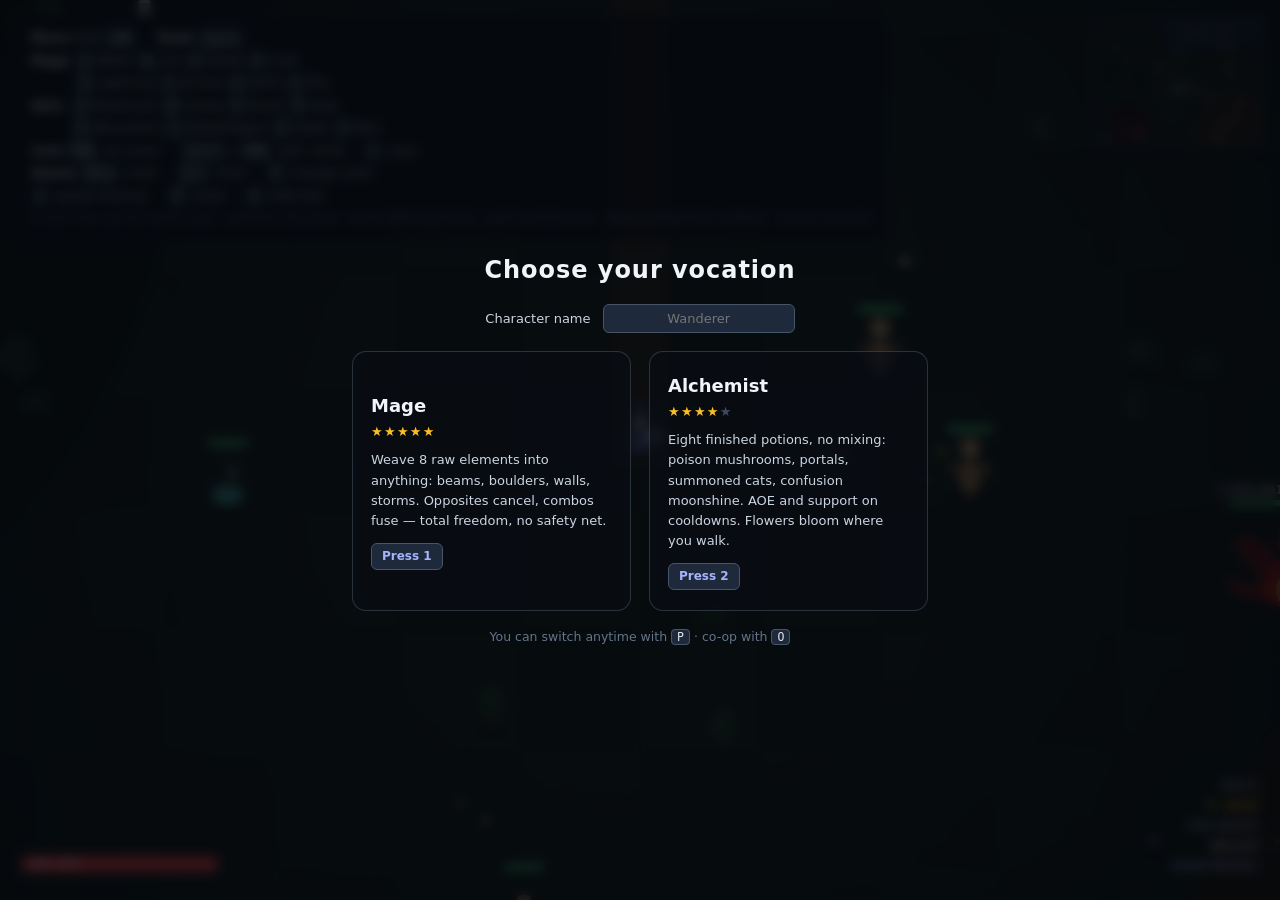
<file: index.html>
<!DOCTYPE html>
<html lang="en">
<head>
  <meta charset="utf-8">
  <meta name="viewport" content="width=device-width, initial-scale=1">
  <meta name="description" content="CedarStory — an arcane sandbox with keyboard spell chaining, biome stages, towns, and monsters.">
  <title>CedarStory</title>
  <link rel="stylesheet" href="spellchain/css/style.css">
  <script type="module" src="spellchain/js/main.js"></script>
</head>
<body>
  <canvas id="game" aria-label="CedarStory game viewport"></canvas>

  <section id="class-select" aria-label="Class selection">
    <div class="panel">
      <h2>Choose your vocation</h2>
      <label class="namerow">Character name
        <input id="charname" maxlength="14" placeholder="Wanderer" autocomplete="off">
      </label>
      <div class="cards">
        <button class="card" data-class="mage">
          <h3>Mage</h3>
          <div class="stars" aria-label="hardness 5 of 5">★★★★★</div>
          <p>Weave 8 raw elements into anything: beams, boulders, walls,
            storms. Opposites cancel, combos fuse — total freedom, no safety
            net.</p>
          <span class="pick">Press 1</span>
        </button>
        <button class="card" data-class="alchemist">
          <h3>Alchemist</h3>
          <div class="stars" aria-label="hardness 4 of 5">★★★★<span class="dim">★</span></div>
          <p>Eight finished potions, no mixing: poison mushrooms, portals,
            summoned cats, confusion moonshine. AOE and support on
            cooldowns. Flowers bloom where you walk.</p>
          <span class="pick">Press 2</span>
        </button>
      </div>
      <p class="hint">You can switch anytime with <kbd>P</kbd> · co-op with <kbd>O</kbd></p>
    </div>
  </section>

  <section id="coop" class="hidden" aria-label="Co-op">
    <div class="panel">
      <h2>Co-op <span class="tag">experimental</span></h2>
      <p class="hint">One player hosts, one joins. Swap the codes over any chat you like.</p>
      <div class="coop-actions">
        <button id="coop-host">Host a game</button>
        <button id="coop-join">Join a game</button>
      </div>
      <textarea id="coop-code" rows="4" spellcheck="false"
        placeholder="Your code appears here — or paste the other player's code"></textarea>
      <div class="coop-actions">
        <button id="coop-copy">Copy code</button>
        <button id="coop-accept">Accept pasted code</button>
      </div>
      <p id="coop-status" class="hint">Not connected.</p>
      <p class="hint"><kbd>O</kbd> closes this panel</p>
    </div>
  </section>

  <aside id="help" aria-label="Controls">
    <ul class="controls">
      <li>
        <span class="label">Move</span> hold <kbd>LMB</kbd>
        <span class="sep">·</span>
        <span class="label">Dash</span> <kbd>Space</kbd>
      </li>
      <li class="elements" data-for="mage">
        <span class="label">Mage</span>
        <span class="element-rows">
          <span><kbd>Q</kbd>Water <kbd>W</kbd>Life <kbd>E</kbd>Shield <kbd>R</kbd>Cold</span>
          <span><kbd>A</kbd>Lightning <kbd>S</kbd>Arcane <kbd>D</kbd>Earth <kbd>F</kbd>Fire</span>
        </span>
      </li>
      <li class="elements" data-for="alchemist">
        <span class="label">Alch.</span>
        <span class="element-rows">
          <span><kbd>Q</kbd>Mushroom <kbd>W</kbd>Catnip <kbd>E</kbd>Portal <kbd>R</kbd>Heal</span>
          <span><kbd>A</kbd>Moonshine <kbd>S</kbd>Butterfingers <kbd>D</kbd>Haste <kbd>F</kbd>Rain</span>
        </span>
      </li>
      <li>
        <span class="label">Cast</span> <kbd>RMB</kbd> at cursor
        <span class="sep">·</span> <kbd>Shift</kbd>+<kbd>RMB</kbd> self / drink
        <span class="sep">·</span> <span data-for="mage"><kbd>C</kbd> area</span>
      </li>
      <li>
        <span class="label">Queue</span> <kbd>Bksp</kbd> undo
        <span class="sep">·</span> <kbd>Esc</kbd> clear
        <span class="sep">·</span> <kbd>P</kbd> change class
      </li>
      <li>
        <kbd>T</kbd> spawn dummy
        <span class="sep">·</span> <kbd>M</kbd> mute
        <span class="sep">·</span> <kbd>H</kbd> hide this
      </li>
      <li class="tips">
        A town lies up the north road · sail from the dock ·
        wet+lightning hurts · wet+cold freezes ·
        healing sears the undead · poison spreads
      </li>
    </ul>
  </aside>

  <noscript>Spellchain needs JavaScript enabled to run.</noscript>
</body>
</html>
</file>
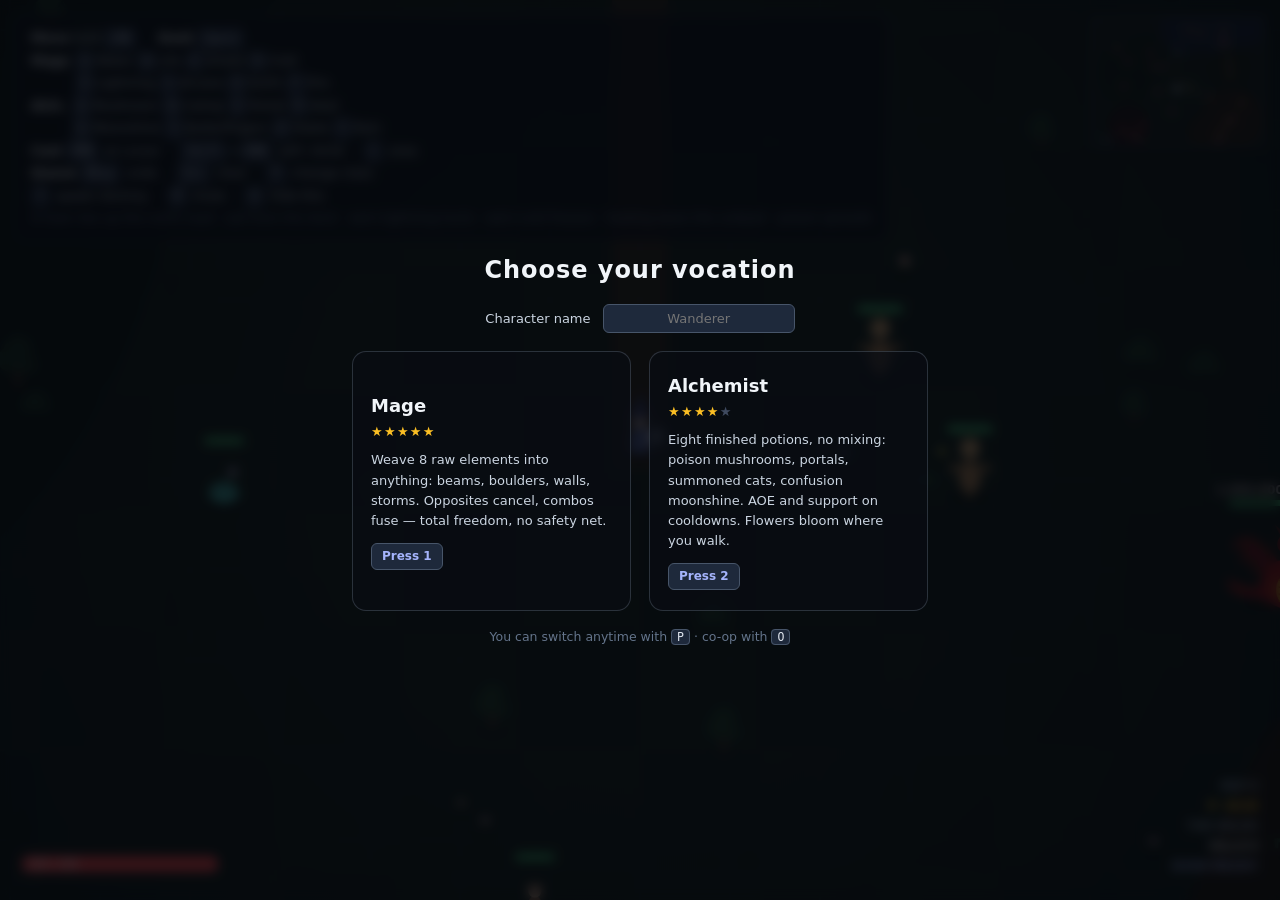
<file: spellchain/index.html>
<!DOCTYPE html>
<html lang="en">
<head>
  <meta charset="utf-8">
  <meta name="viewport" content="width=device-width, initial-scale=1">
  <meta name="description" content="CedarStory — an arcane sandbox with keyboard spell chaining, biome stages, towns, and monsters.">
  <title>CedarStory</title>
  <link rel="stylesheet" href="css/style.css">
  <script type="module" src="js/main.js"></script>
</head>
<body>
  <canvas id="game" aria-label="CedarStory game viewport"></canvas>

  <section id="class-select" aria-label="Class selection">
    <div class="panel">
      <h2>Choose your vocation</h2>
      <label class="namerow">Character name
        <input id="charname" maxlength="14" placeholder="Wanderer" autocomplete="off">
      </label>
      <div class="cards">
        <button class="card" data-class="mage">
          <h3>Mage</h3>
          <div class="stars" aria-label="hardness 5 of 5">★★★★★</div>
          <p>Weave 8 raw elements into anything: beams, boulders, walls,
            storms. Opposites cancel, combos fuse — total freedom, no safety
            net.</p>
          <span class="pick">Press 1</span>
        </button>
        <button class="card" data-class="alchemist">
          <h3>Alchemist</h3>
          <div class="stars" aria-label="hardness 4 of 5">★★★★<span class="dim">★</span></div>
          <p>Eight finished potions, no mixing: poison mushrooms, portals,
            summoned cats, confusion moonshine. AOE and support on
            cooldowns. Flowers bloom where you walk.</p>
          <span class="pick">Press 2</span>
        </button>
      </div>
      <p class="hint">You can switch anytime with <kbd>P</kbd> · co-op with <kbd>O</kbd></p>
    </div>
  </section>

  <section id="coop" class="hidden" aria-label="Co-op">
    <div class="panel">
      <h2>Co-op <span class="tag">experimental</span></h2>
      <p class="hint">One player hosts, one joins. Swap the codes over any chat you like.</p>
      <div class="coop-actions">
        <button id="coop-host">Host a game</button>
        <button id="coop-join">Join a game</button>
      </div>
      <textarea id="coop-code" rows="4" spellcheck="false"
        placeholder="Your code appears here — or paste the other player's code"></textarea>
      <div class="coop-actions">
        <button id="coop-copy">Copy code</button>
        <button id="coop-accept">Accept pasted code</button>
      </div>
      <p id="coop-status" class="hint">Not connected.</p>
      <p class="hint"><kbd>O</kbd> closes this panel</p>
    </div>
  </section>

  <aside id="help" aria-label="Controls">
    <ul class="controls">
      <li>
        <span class="label">Move</span> hold <kbd>LMB</kbd>
        <span class="sep">·</span>
        <span class="label">Dash</span> <kbd>Space</kbd>
      </li>
      <li class="elements" data-for="mage">
        <span class="label">Mage</span>
        <span class="element-rows">
          <span><kbd>Q</kbd>Water <kbd>W</kbd>Life <kbd>E</kbd>Shield <kbd>R</kbd>Cold</span>
          <span><kbd>A</kbd>Lightning <kbd>S</kbd>Arcane <kbd>D</kbd>Earth <kbd>F</kbd>Fire</span>
        </span>
      </li>
      <li class="elements" data-for="alchemist">
        <span class="label">Alch.</span>
        <span class="element-rows">
          <span><kbd>Q</kbd>Mushroom <kbd>W</kbd>Catnip <kbd>E</kbd>Portal <kbd>R</kbd>Heal</span>
          <span><kbd>A</kbd>Moonshine <kbd>S</kbd>Butterfingers <kbd>D</kbd>Haste <kbd>F</kbd>Rain</span>
        </span>
      </li>
      <li>
        <span class="label">Cast</span> <kbd>RMB</kbd> at cursor
        <span class="sep">·</span> <kbd>Shift</kbd>+<kbd>RMB</kbd> self / drink
        <span class="sep">·</span> <span data-for="mage"><kbd>C</kbd> area</span>
      </li>
      <li>
        <span class="label">Queue</span> <kbd>Bksp</kbd> undo
        <span class="sep">·</span> <kbd>Esc</kbd> clear
        <span class="sep">·</span> <kbd>P</kbd> change class
      </li>
      <li>
        <kbd>T</kbd> spawn dummy
        <span class="sep">·</span> <kbd>M</kbd> mute
        <span class="sep">·</span> <kbd>H</kbd> hide this
      </li>
      <li class="tips">
        A town lies up the north road · sail from the dock ·
        wet+lightning hurts · wet+cold freezes ·
        healing sears the undead · poison spreads
      </li>
    </ul>
  </aside>

  <noscript>Spellchain needs JavaScript enabled to run.</noscript>
</body>
</html>
</file>
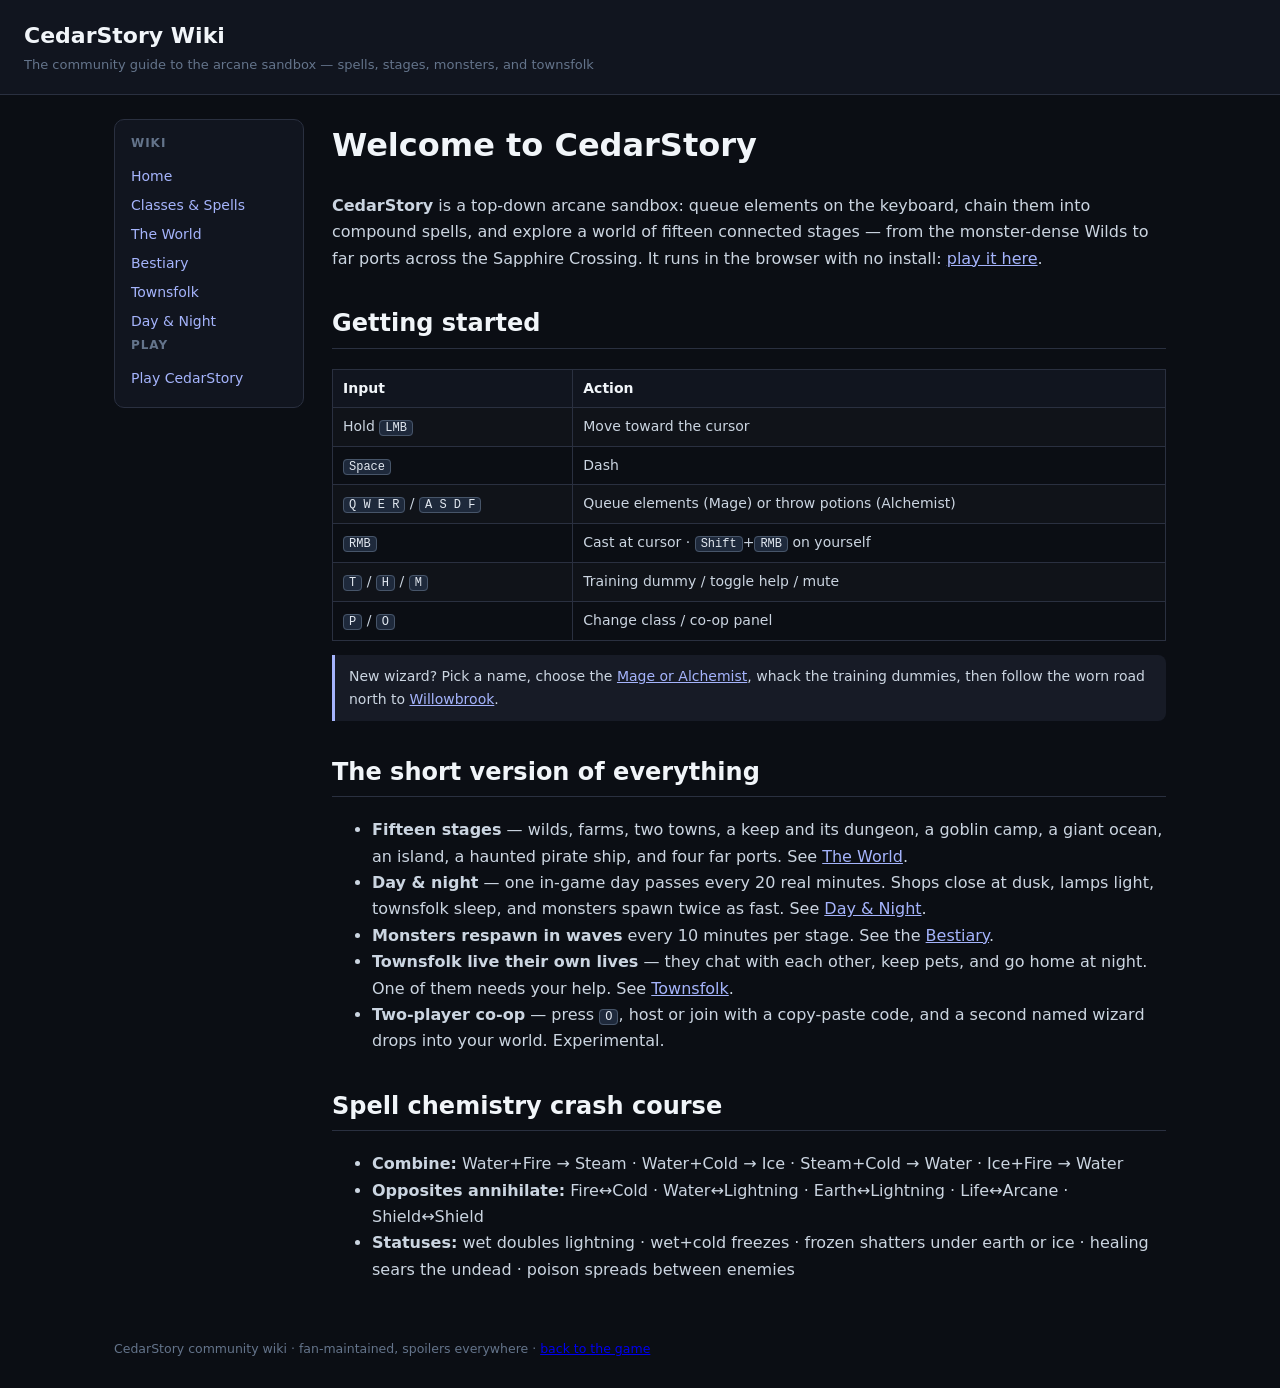
<file: wiki/index.html>
<!DOCTYPE html>
<html lang="en">
<head>
  <meta charset="utf-8">
  <meta name="viewport" content="width=device-width, initial-scale=1">
  <title>CedarStory Wiki</title>
  <link rel="stylesheet" href="wiki.css">
</head>
<body>
  <header>
    <div class="title"><a href="index.html">CedarStory Wiki</a></div>
    <div class="subtitle">The community guide to the arcane sandbox — spells, stages, monsters, and townsfolk</div>
  </header>
  <div class="layout">
    <nav>
      <h3>Wiki</h3>
      <a href="index.html">Home</a>
      <a href="classes.html">Classes &amp; Spells</a>
      <a href="world.html">The World</a>
      <a href="bestiary.html">Bestiary</a>
      <a href="npcs.html">Townsfolk</a>
      <a href="day-night.html">Day &amp; Night</a>
      <h3>Play</h3>
      <a href="../">Play CedarStory</a>
    </nav>
    <main>
      <h1>Welcome to CedarStory</h1>
      <p><strong>CedarStory</strong> is a top-down arcane sandbox: queue elements on the
      keyboard, chain them into compound spells, and explore a world of fifteen connected
      stages — from the monster-dense Wilds to far ports across the Sapphire Crossing.
      It runs in the browser with no install: <a href="../">play it here</a>.</p>

      <h2>Getting started</h2>
      <table>
        <tr><th>Input</th><th>Action</th></tr>
        <tr><td>Hold <kbd>LMB</kbd></td><td>Move toward the cursor</td></tr>
        <tr><td><kbd>Space</kbd></td><td>Dash</td></tr>
        <tr><td><kbd>Q W E R</kbd> / <kbd>A S D F</kbd></td><td>Queue elements (Mage) or throw potions (Alchemist)</td></tr>
        <tr><td><kbd>RMB</kbd></td><td>Cast at cursor · <kbd>Shift</kbd>+<kbd>RMB</kbd> on yourself</td></tr>
        <tr><td><kbd>T</kbd> / <kbd>H</kbd> / <kbd>M</kbd></td><td>Training dummy / toggle help / mute</td></tr>
        <tr><td><kbd>P</kbd> / <kbd>O</kbd></td><td>Change class / co-op panel</td></tr>
      </table>

      <div class="tip">New wizard? Pick a name, choose the <a href="classes.html">Mage or Alchemist</a>,
      whack the training dummies, then follow the worn road north to
      <a href="world.html#willowbrook">Willowbrook</a>.</div>

      <h2>The short version of everything</h2>
      <ul>
        <li><strong>Fifteen stages</strong> — wilds, farms, two towns, a keep and its dungeon,
          a goblin camp, a giant ocean, an island, a haunted pirate ship, and four far ports.
          See <a href="world.html">The World</a>.</li>
        <li><strong>Day &amp; night</strong> — one in-game day passes every 20 real minutes.
          Shops close at dusk, lamps light, townsfolk sleep, and monsters spawn twice as fast.
          See <a href="day-night.html">Day &amp; Night</a>.</li>
        <li><strong>Monsters respawn in waves</strong> every 10 minutes per stage.
          See the <a href="bestiary.html">Bestiary</a>.</li>
        <li><strong>Townsfolk live their own lives</strong> — they chat with each other, keep pets,
          and go home at night. One of them needs your help. See <a href="npcs.html">Townsfolk</a>.</li>
        <li><strong>Two-player co-op</strong> — press <kbd>O</kbd>, host or join with a copy-paste
          code, and a second named wizard drops into your world. Experimental.</li>
      </ul>

      <h2>Spell chemistry crash course</h2>
      <ul>
        <li><strong>Combine:</strong> Water+Fire → Steam · Water+Cold → Ice · Steam+Cold → Water · Ice+Fire → Water</li>
        <li><strong>Opposites annihilate:</strong> Fire↔Cold · Water↔Lightning · Earth↔Lightning · Life↔Arcane · Shield↔Shield</li>
        <li><strong>Statuses:</strong> wet doubles lightning · wet+cold freezes · frozen shatters
          under earth or ice · healing sears the undead · poison spreads between enemies</li>
      </ul>
    </main>
  </div>
  <footer>CedarStory community wiki · fan-maintained, spoilers everywhere · <a href="../">back to the game</a></footer>
</body>
</html>
</file>
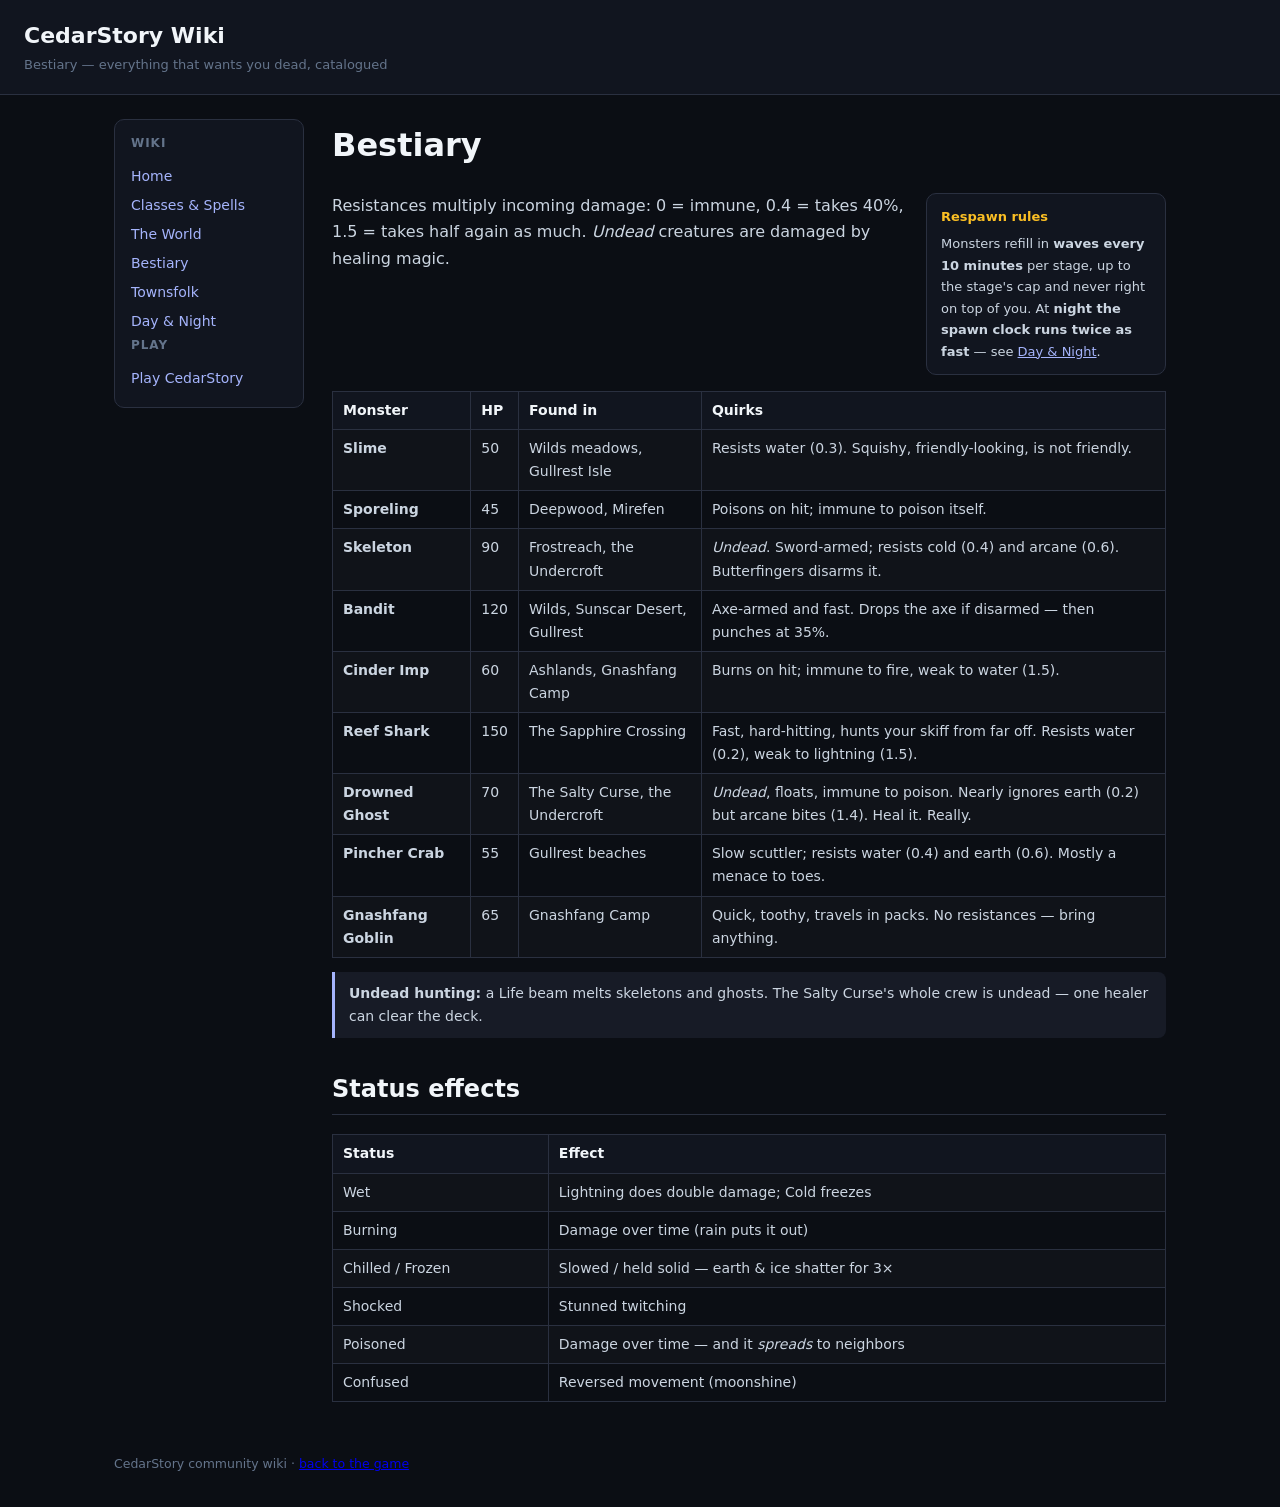
<file: wiki/bestiary.html>
<!DOCTYPE html>
<html lang="en">
<head>
  <meta charset="utf-8">
  <meta name="viewport" content="width=device-width, initial-scale=1">
  <title>Bestiary — CedarStory Wiki</title>
  <link rel="stylesheet" href="wiki.css">
</head>
<body>
  <header>
    <div class="title"><a href="index.html">CedarStory Wiki</a></div>
    <div class="subtitle">Bestiary — everything that wants you dead, catalogued</div>
  </header>
  <div class="layout">
    <nav>
      <h3>Wiki</h3>
      <a href="index.html">Home</a>
      <a href="classes.html">Classes &amp; Spells</a>
      <a href="world.html">The World</a>
      <a href="bestiary.html">Bestiary</a>
      <a href="npcs.html">Townsfolk</a>
      <a href="day-night.html">Day &amp; Night</a>
      <h3>Play</h3>
      <a href="../">Play CedarStory</a>
    </nav>
    <main>
      <h1>Bestiary</h1>
      <div class="infobox">
        <h4>Respawn rules</h4>
        Monsters refill in <strong>waves every 10 minutes</strong> per stage, up to the
        stage's cap and never right on top of you. At <strong>night the spawn clock runs
        twice as fast</strong> — see <a href="day-night.html">Day &amp; Night</a>.
      </div>
      <p>Resistances multiply incoming damage: 0 = immune, 0.4 = takes 40%, 1.5 = takes
      half again as much. <em>Undead</em> creatures are damaged by healing magic.</p>

      <table>
        <tr><th>Monster</th><th>HP</th><th>Found in</th><th>Quirks</th></tr>
        <tr><td><strong>Slime</strong></td><td>50</td><td>Wilds meadows, Gullrest Isle</td>
          <td>Resists water (0.3). Squishy, friendly-looking, is not friendly.</td></tr>
        <tr><td><strong>Sporeling</strong></td><td>45</td><td>Deepwood, Mirefen</td>
          <td>Poisons on hit; immune to poison itself.</td></tr>
        <tr><td><strong>Skeleton</strong></td><td>90</td><td>Frostreach, the Undercroft</td>
          <td><em>Undead</em>. Sword-armed; resists cold (0.4) and arcane (0.6). Butterfingers disarms it.</td></tr>
        <tr><td><strong>Bandit</strong></td><td>120</td><td>Wilds, Sunscar Desert, Gullrest</td>
          <td>Axe-armed and fast. Drops the axe if disarmed — then punches at 35%.</td></tr>
        <tr><td><strong>Cinder Imp</strong></td><td>60</td><td>Ashlands, Gnashfang Camp</td>
          <td>Burns on hit; immune to fire, weak to water (1.5).</td></tr>
        <tr><td><strong>Reef Shark</strong></td><td>150</td><td>The Sapphire Crossing</td>
          <td>Fast, hard-hitting, hunts your skiff from far off. Resists water (0.2), weak to lightning (1.5).</td></tr>
        <tr><td><strong>Drowned Ghost</strong></td><td>70</td><td>The Salty Curse, the Undercroft</td>
          <td><em>Undead</em>, floats, immune to poison. Nearly ignores earth (0.2) but arcane bites (1.4). Heal it. Really.</td></tr>
        <tr><td><strong>Pincher Crab</strong></td><td>55</td><td>Gullrest beaches</td>
          <td>Slow scuttler; resists water (0.4) and earth (0.6). Mostly a menace to toes.</td></tr>
        <tr><td><strong>Gnashfang Goblin</strong></td><td>65</td><td>Gnashfang Camp</td>
          <td>Quick, toothy, travels in packs. No resistances — bring anything.</td></tr>
      </table>

      <div class="tip"><strong>Undead hunting:</strong> a Life beam melts skeletons and
      ghosts. The Salty Curse's whole crew is undead — one healer can clear the deck.</div>

      <h2>Status effects</h2>
      <table>
        <tr><th>Status</th><th>Effect</th></tr>
        <tr><td>Wet</td><td>Lightning does double damage; Cold freezes</td></tr>
        <tr><td>Burning</td><td>Damage over time (rain puts it out)</td></tr>
        <tr><td>Chilled / Frozen</td><td>Slowed / held solid — earth &amp; ice shatter for 3×</td></tr>
        <tr><td>Shocked</td><td>Stunned twitching</td></tr>
        <tr><td>Poisoned</td><td>Damage over time — and it <em>spreads</em> to neighbors</td></tr>
        <tr><td>Confused</td><td>Reversed movement (moonshine)</td></tr>
      </table>
    </main>
  </div>
  <footer>CedarStory community wiki · <a href="../">back to the game</a></footer>
</body>
</html>
</file>
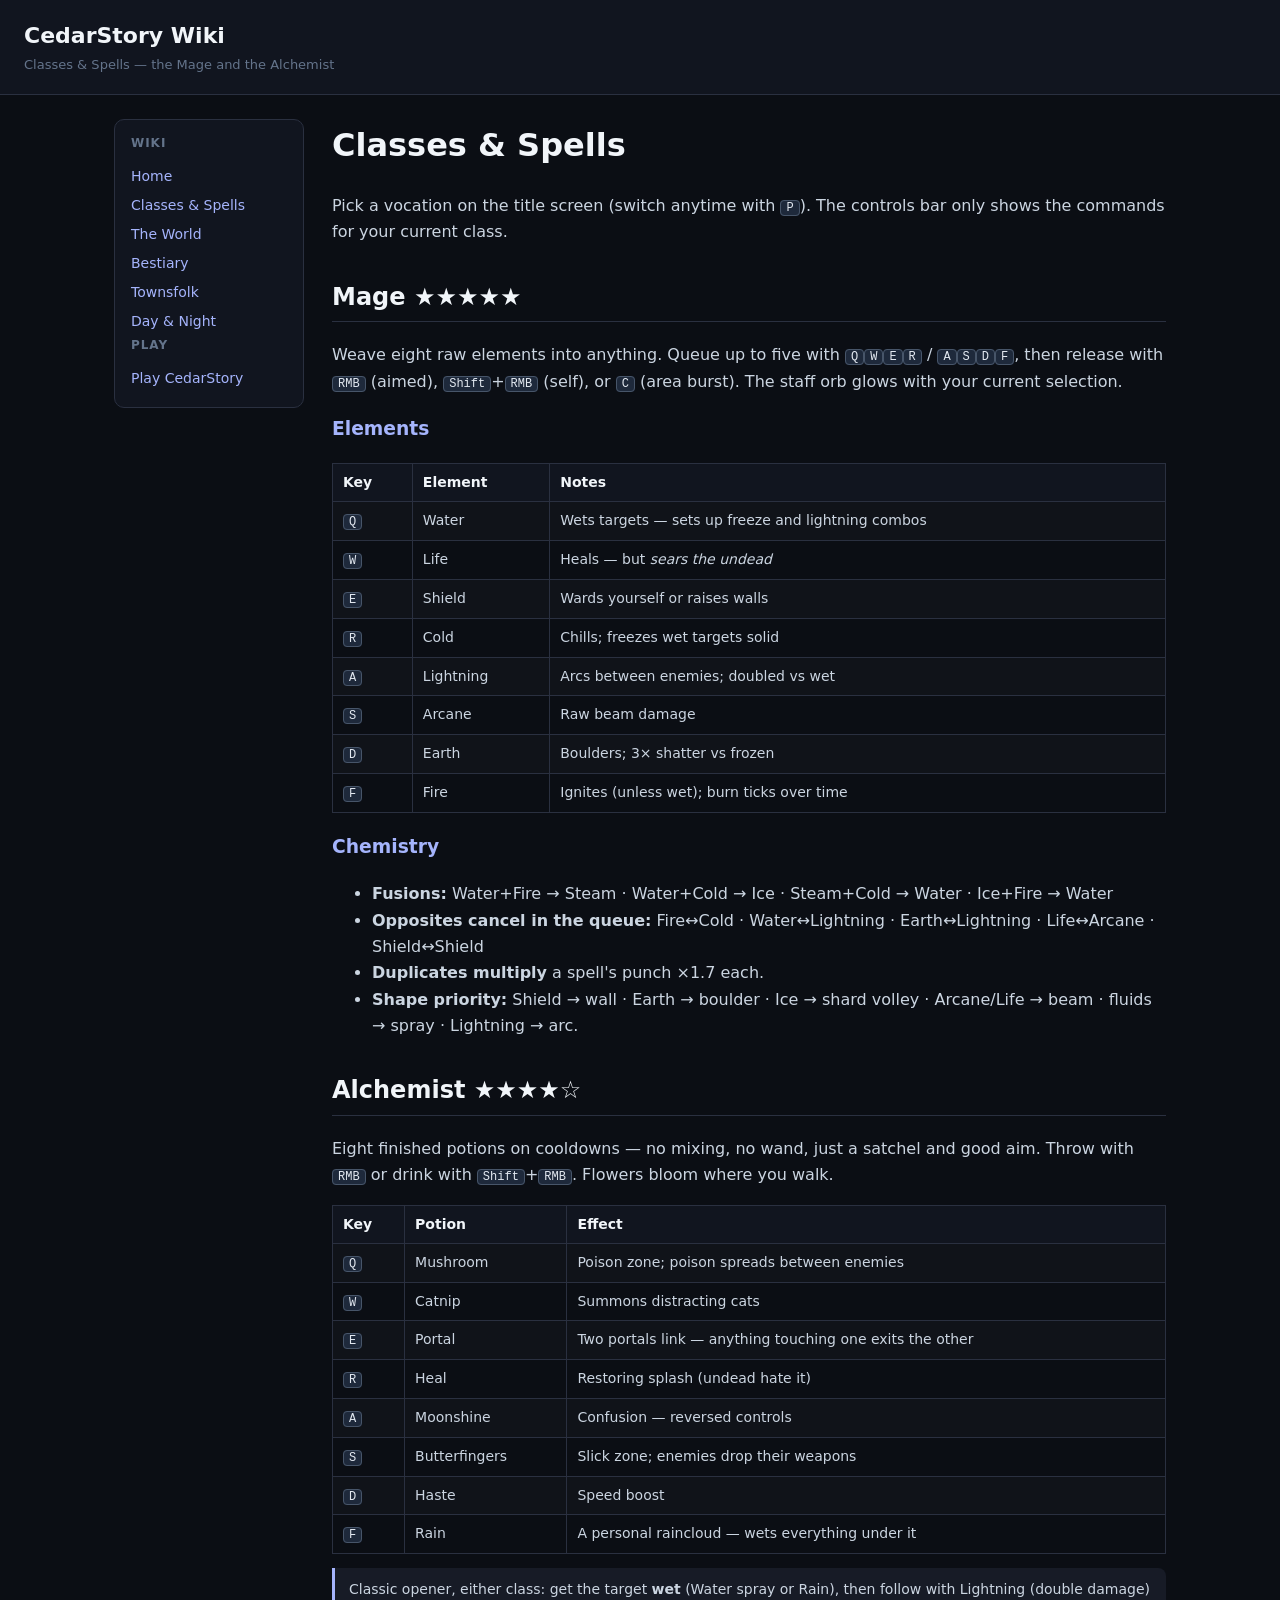
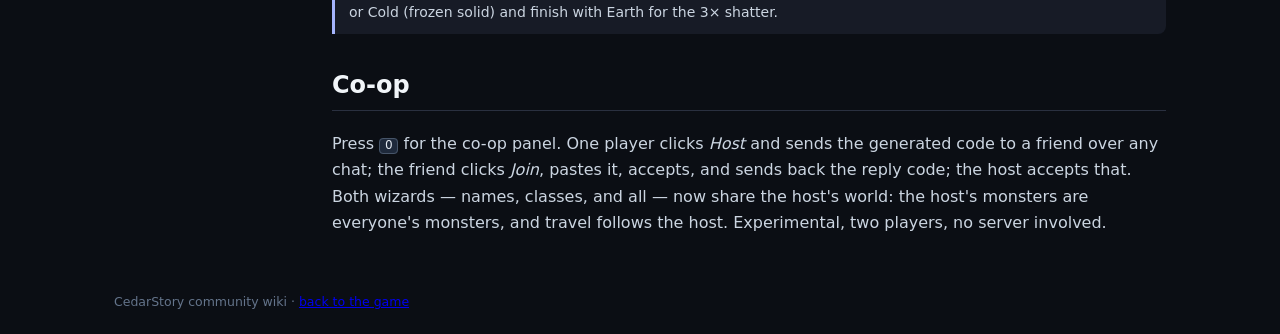
<file: wiki/classes.html>
<!DOCTYPE html>
<html lang="en">
<head>
  <meta charset="utf-8">
  <meta name="viewport" content="width=device-width, initial-scale=1">
  <title>Classes &amp; Spells — CedarStory Wiki</title>
  <link rel="stylesheet" href="wiki.css">
</head>
<body>
  <header>
    <div class="title"><a href="index.html">CedarStory Wiki</a></div>
    <div class="subtitle">Classes &amp; Spells — the Mage and the Alchemist</div>
  </header>
  <div class="layout">
    <nav>
      <h3>Wiki</h3>
      <a href="index.html">Home</a>
      <a href="classes.html">Classes &amp; Spells</a>
      <a href="world.html">The World</a>
      <a href="bestiary.html">Bestiary</a>
      <a href="npcs.html">Townsfolk</a>
      <a href="day-night.html">Day &amp; Night</a>
      <h3>Play</h3>
      <a href="../">Play CedarStory</a>
    </nav>
    <main>
      <h1>Classes &amp; Spells</h1>
      <p>Pick a vocation on the title screen (switch anytime with <kbd>P</kbd>). The
      controls bar only shows the commands for your current class.</p>

      <h2>Mage ★★★★★</h2>
      <p>Weave eight raw elements into anything. Queue up to five with
      <kbd>Q</kbd><kbd>W</kbd><kbd>E</kbd><kbd>R</kbd> /
      <kbd>A</kbd><kbd>S</kbd><kbd>D</kbd><kbd>F</kbd>, then release with
      <kbd>RMB</kbd> (aimed), <kbd>Shift</kbd>+<kbd>RMB</kbd> (self), or <kbd>C</kbd>
      (area burst). The staff orb glows with your current selection.</p>

      <h3>Elements</h3>
      <table>
        <tr><th>Key</th><th>Element</th><th>Notes</th></tr>
        <tr><td><kbd>Q</kbd></td><td>Water</td><td>Wets targets — sets up freeze and lightning combos</td></tr>
        <tr><td><kbd>W</kbd></td><td>Life</td><td>Heals — but <em>sears the undead</em></td></tr>
        <tr><td><kbd>E</kbd></td><td>Shield</td><td>Wards yourself or raises walls</td></tr>
        <tr><td><kbd>R</kbd></td><td>Cold</td><td>Chills; freezes wet targets solid</td></tr>
        <tr><td><kbd>A</kbd></td><td>Lightning</td><td>Arcs between enemies; doubled vs wet</td></tr>
        <tr><td><kbd>S</kbd></td><td>Arcane</td><td>Raw beam damage</td></tr>
        <tr><td><kbd>D</kbd></td><td>Earth</td><td>Boulders; 3× shatter vs frozen</td></tr>
        <tr><td><kbd>F</kbd></td><td>Fire</td><td>Ignites (unless wet); burn ticks over time</td></tr>
      </table>

      <h3>Chemistry</h3>
      <ul>
        <li><strong>Fusions:</strong> Water+Fire → Steam · Water+Cold → Ice · Steam+Cold → Water · Ice+Fire → Water</li>
        <li><strong>Opposites cancel in the queue:</strong> Fire↔Cold · Water↔Lightning · Earth↔Lightning · Life↔Arcane · Shield↔Shield</li>
        <li><strong>Duplicates multiply</strong> a spell's punch ×1.7 each.</li>
        <li><strong>Shape priority:</strong> Shield → wall · Earth → boulder · Ice → shard volley · Arcane/Life → beam · fluids → spray · Lightning → arc.</li>
      </ul>

      <h2>Alchemist ★★★★☆</h2>
      <p>Eight finished potions on cooldowns — no mixing, no wand, just a satchel and
      good aim. Throw with <kbd>RMB</kbd> or drink with <kbd>Shift</kbd>+<kbd>RMB</kbd>.
      Flowers bloom where you walk.</p>
      <table>
        <tr><th>Key</th><th>Potion</th><th>Effect</th></tr>
        <tr><td><kbd>Q</kbd></td><td>Mushroom</td><td>Poison zone; poison spreads between enemies</td></tr>
        <tr><td><kbd>W</kbd></td><td>Catnip</td><td>Summons distracting cats</td></tr>
        <tr><td><kbd>E</kbd></td><td>Portal</td><td>Two portals link — anything touching one exits the other</td></tr>
        <tr><td><kbd>R</kbd></td><td>Heal</td><td>Restoring splash (undead hate it)</td></tr>
        <tr><td><kbd>A</kbd></td><td>Moonshine</td><td>Confusion — reversed controls</td></tr>
        <tr><td><kbd>S</kbd></td><td>Butterfingers</td><td>Slick zone; enemies drop their weapons</td></tr>
        <tr><td><kbd>D</kbd></td><td>Haste</td><td>Speed boost</td></tr>
        <tr><td><kbd>F</kbd></td><td>Rain</td><td>A personal raincloud — wets everything under it</td></tr>
      </table>

      <div class="tip">Classic opener, either class: get the target <strong>wet</strong>
      (Water spray or Rain), then follow with Lightning (double damage) or Cold (frozen
      solid) and finish with Earth for the 3× shatter.</div>

      <h2>Co-op</h2>
      <p>Press <kbd>O</kbd> for the co-op panel. One player clicks <em>Host</em> and sends
      the generated code to a friend over any chat; the friend clicks <em>Join</em>, pastes
      it, accepts, and sends back the reply code; the host accepts that. Both wizards —
      names, classes, and all — now share the host's world: the host's monsters are
      everyone's monsters, and travel follows the host. Experimental, two players, no
      server involved.</p>
    </main>
  </div>
  <footer>CedarStory community wiki · <a href="../">back to the game</a></footer>
</body>
</html>
</file>
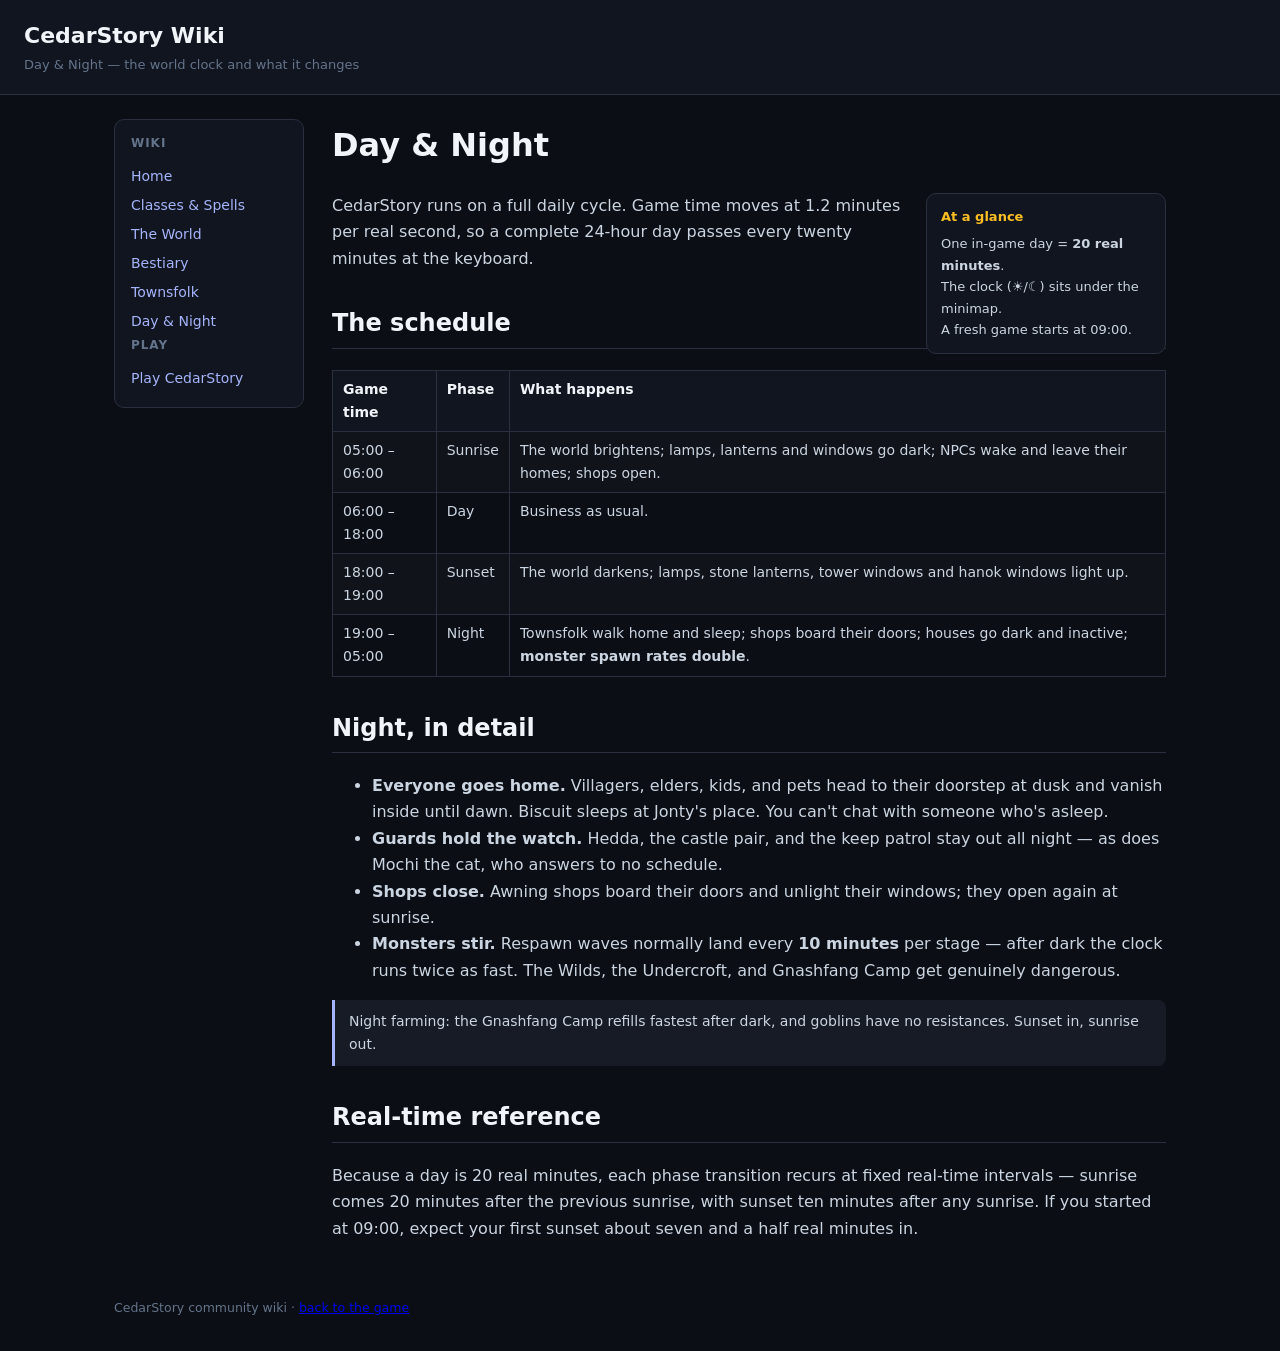
<file: wiki/day-night.html>
<!DOCTYPE html>
<html lang="en">
<head>
  <meta charset="utf-8">
  <meta name="viewport" content="width=device-width, initial-scale=1">
  <title>Day &amp; Night — CedarStory Wiki</title>
  <link rel="stylesheet" href="wiki.css">
</head>
<body>
  <header>
    <div class="title"><a href="index.html">CedarStory Wiki</a></div>
    <div class="subtitle">Day &amp; Night — the world clock and what it changes</div>
  </header>
  <div class="layout">
    <nav>
      <h3>Wiki</h3>
      <a href="index.html">Home</a>
      <a href="classes.html">Classes &amp; Spells</a>
      <a href="world.html">The World</a>
      <a href="bestiary.html">Bestiary</a>
      <a href="npcs.html">Townsfolk</a>
      <a href="day-night.html">Day &amp; Night</a>
      <h3>Play</h3>
      <a href="../">Play CedarStory</a>
    </nav>
    <main>
      <h1>Day &amp; Night</h1>
      <div class="infobox">
        <h4>At a glance</h4>
        One in-game day = <strong>20 real minutes</strong>.<br>
        The clock (☀/☾) sits under the minimap.<br>
        A fresh game starts at 09:00.
      </div>
      <p>CedarStory runs on a full daily cycle. Game time moves at 1.2 minutes per real
      second, so a complete 24-hour day passes every twenty minutes at the keyboard.</p>

      <h2>The schedule</h2>
      <table>
        <tr><th>Game time</th><th>Phase</th><th>What happens</th></tr>
        <tr><td>05:00 – 06:00</td><td>Sunrise</td><td>The world brightens; lamps, lanterns
          and windows go dark; NPCs wake and leave their homes; shops open.</td></tr>
        <tr><td>06:00 – 18:00</td><td>Day</td><td>Business as usual.</td></tr>
        <tr><td>18:00 – 19:00</td><td>Sunset</td><td>The world darkens; lamps, stone
          lanterns, tower windows and hanok windows light up.</td></tr>
        <tr><td>19:00 – 05:00</td><td>Night</td><td>Townsfolk walk home and sleep; shops
          board their doors; houses go dark and inactive; <strong>monster spawn rates
          double</strong>.</td></tr>
      </table>

      <h2>Night, in detail</h2>
      <ul>
        <li><strong>Everyone goes home.</strong> Villagers, elders, kids, and pets head to
          their doorstep at dusk and vanish inside until dawn. Biscuit sleeps at Jonty's
          place. You can't chat with someone who's asleep.</li>
        <li><strong>Guards hold the watch.</strong> Hedda, the castle pair, and the keep
          patrol stay out all night — as does Mochi the cat, who answers to no schedule.</li>
        <li><strong>Shops close.</strong> Awning shops board their doors and unlight
          their windows; they open again at sunrise.</li>
        <li><strong>Monsters stir.</strong> Respawn waves normally land every
          <strong>10 minutes</strong> per stage — after dark the clock runs twice as fast.
          The Wilds, the Undercroft, and Gnashfang Camp get genuinely dangerous.</li>
      </ul>

      <div class="tip">Night farming: the Gnashfang Camp refills fastest after dark, and
      goblins have no resistances. Sunset in, sunrise out.</div>

      <h2>Real-time reference</h2>
      <p>Because a day is 20 real minutes, each phase transition recurs at fixed real-time
      intervals — sunrise comes 20 minutes after the previous sunrise, with sunset ten
      minutes after any sunrise. If you started at 09:00, expect your first sunset about
      seven and a half real minutes in.</p>
    </main>
  </div>
  <footer>CedarStory community wiki · <a href="../">back to the game</a></footer>
</body>
</html>
</file>
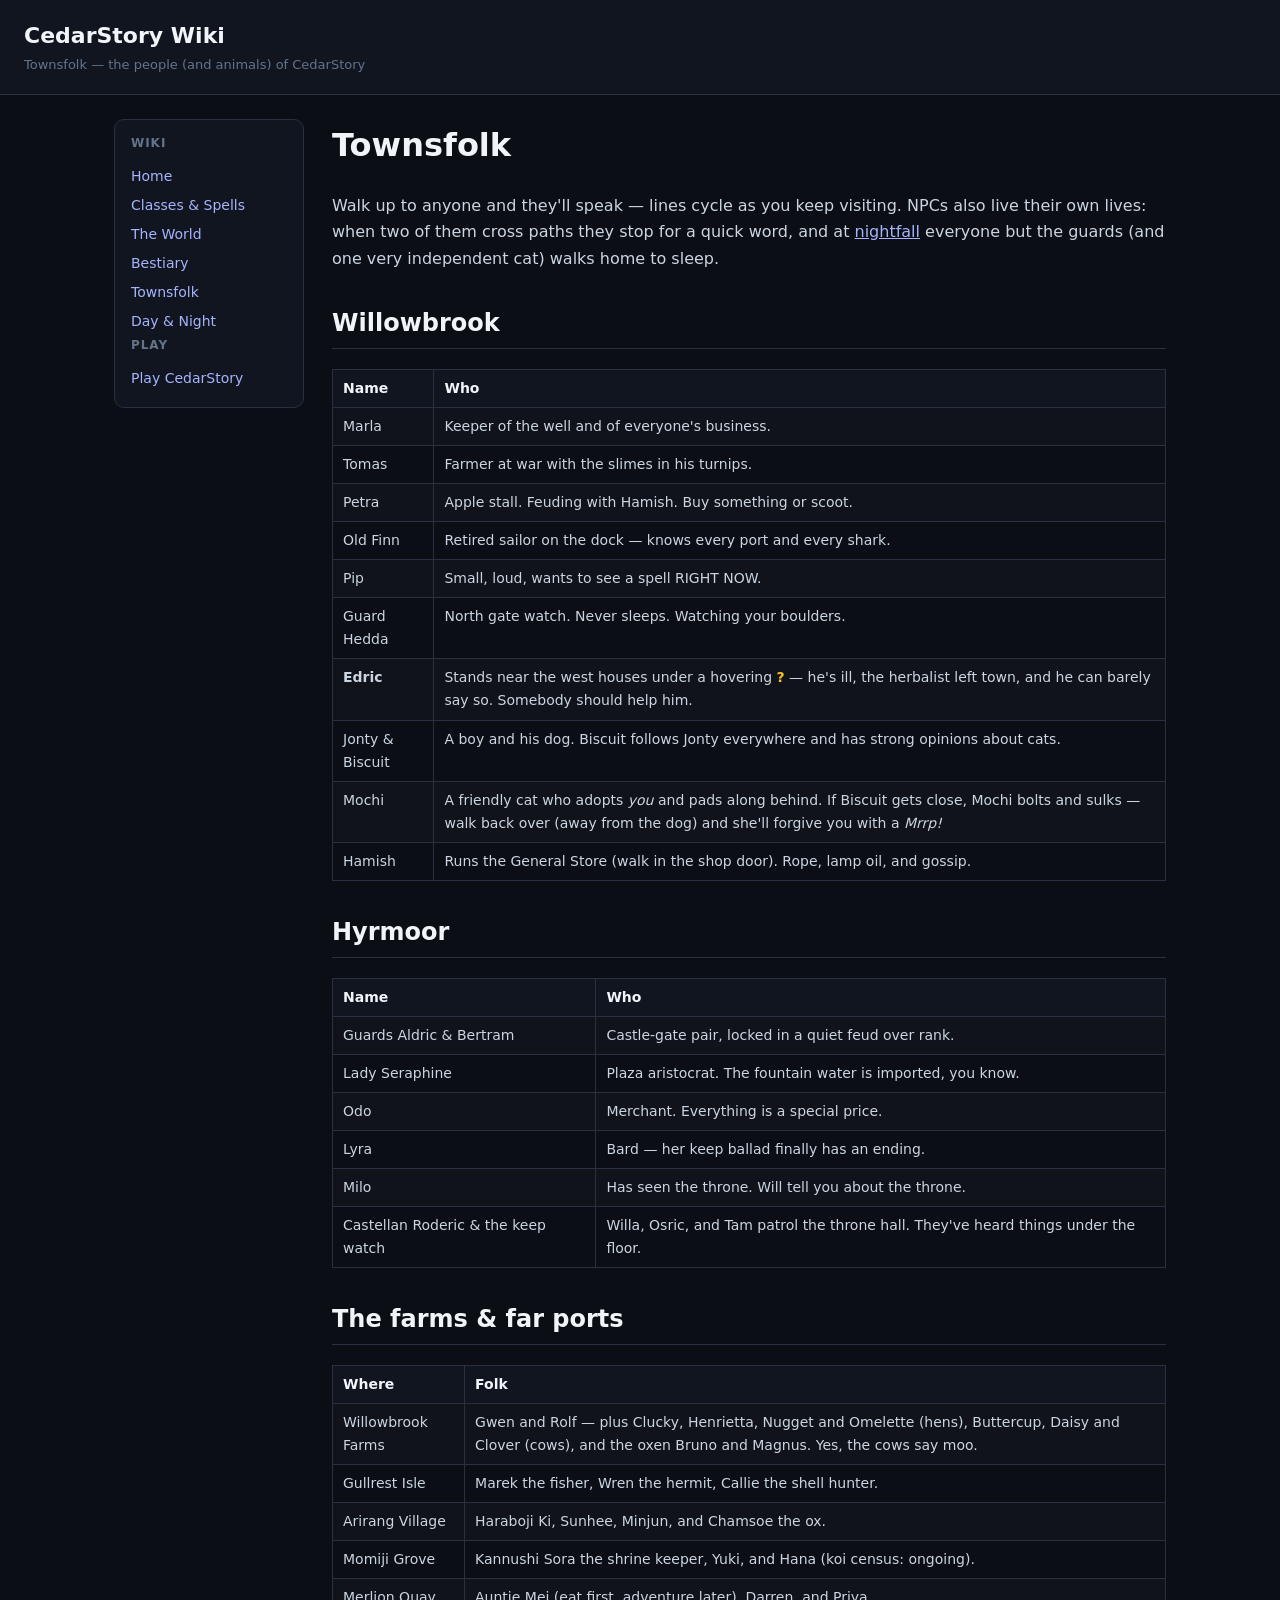
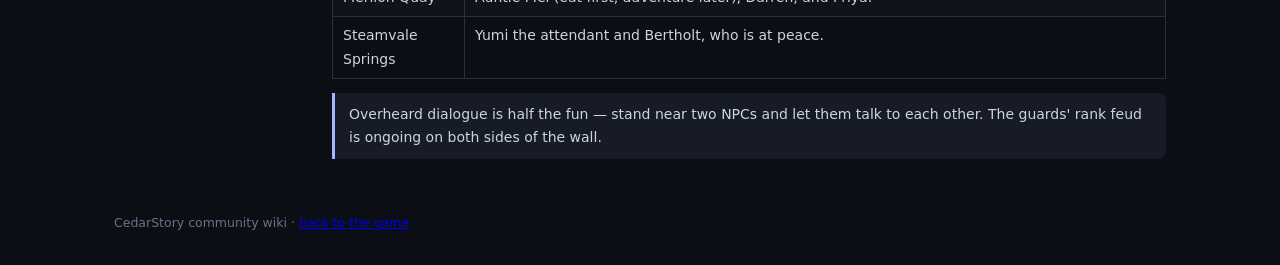
<file: wiki/npcs.html>
<!DOCTYPE html>
<html lang="en">
<head>
  <meta charset="utf-8">
  <meta name="viewport" content="width=device-width, initial-scale=1">
  <title>Townsfolk — CedarStory Wiki</title>
  <link rel="stylesheet" href="wiki.css">
</head>
<body>
  <header>
    <div class="title"><a href="index.html">CedarStory Wiki</a></div>
    <div class="subtitle">Townsfolk — the people (and animals) of CedarStory</div>
  </header>
  <div class="layout">
    <nav>
      <h3>Wiki</h3>
      <a href="index.html">Home</a>
      <a href="classes.html">Classes &amp; Spells</a>
      <a href="world.html">The World</a>
      <a href="bestiary.html">Bestiary</a>
      <a href="npcs.html">Townsfolk</a>
      <a href="day-night.html">Day &amp; Night</a>
      <h3>Play</h3>
      <a href="../">Play CedarStory</a>
    </nav>
    <main>
      <h1>Townsfolk</h1>
      <p>Walk up to anyone and they'll speak — lines cycle as you keep visiting. NPCs
      also live their own lives: when two of them cross paths they stop for a quick word,
      and at <a href="day-night.html">nightfall</a> everyone but the guards (and one very
      independent cat) walks home to sleep.</p>

      <h2>Willowbrook</h2>
      <table>
        <tr><th>Name</th><th>Who</th></tr>
        <tr><td>Marla</td><td>Keeper of the well and of everyone's business.</td></tr>
        <tr><td>Tomas</td><td>Farmer at war with the slimes in his turnips.</td></tr>
        <tr><td>Petra</td><td>Apple stall. Feuding with Hamish. Buy something or scoot.</td></tr>
        <tr><td>Old Finn</td><td>Retired sailor on the dock — knows every port and every shark.</td></tr>
        <tr><td>Pip</td><td>Small, loud, wants to see a spell RIGHT NOW.</td></tr>
        <tr><td>Guard Hedda</td><td>North gate watch. Never sleeps. Watching your boulders.</td></tr>
        <tr><td><strong>Edric</strong></td><td>Stands near the west houses under a hovering
          <strong style="color:#fbbf24">?</strong> — he's ill, the herbalist left town, and he
          can barely say so. Somebody should help him.</td></tr>
        <tr><td>Jonty &amp; Biscuit</td><td>A boy and his dog. Biscuit follows Jonty everywhere
          and has strong opinions about cats.</td></tr>
        <tr><td>Mochi</td><td>A friendly cat who adopts <em>you</em> and pads along behind.
          If Biscuit gets close, Mochi bolts and sulks — walk back over (away from the dog)
          and she'll forgive you with a <em>Mrrp!</em></td></tr>
        <tr><td>Hamish</td><td>Runs the General Store (walk in the shop door). Rope, lamp
          oil, and gossip.</td></tr>
      </table>

      <h2>Hyrmoor</h2>
      <table>
        <tr><th>Name</th><th>Who</th></tr>
        <tr><td>Guards Aldric &amp; Bertram</td><td>Castle-gate pair, locked in a quiet feud over rank.</td></tr>
        <tr><td>Lady Seraphine</td><td>Plaza aristocrat. The fountain water is imported, you know.</td></tr>
        <tr><td>Odo</td><td>Merchant. Everything is a special price.</td></tr>
        <tr><td>Lyra</td><td>Bard — her keep ballad finally has an ending.</td></tr>
        <tr><td>Milo</td><td>Has seen the throne. Will tell you about the throne.</td></tr>
        <tr><td>Castellan Roderic &amp; the keep watch</td><td>Willa, Osric, and Tam patrol the
          throne hall. They've heard things under the floor.</td></tr>
      </table>

      <h2>The farms &amp; far ports</h2>
      <table>
        <tr><th>Where</th><th>Folk</th></tr>
        <tr><td>Willowbrook Farms</td><td>Gwen and Rolf — plus Clucky, Henrietta, Nugget and
          Omelette (hens), Buttercup, Daisy and Clover (cows), and the oxen Bruno and Magnus.
          Yes, the cows say moo.</td></tr>
        <tr><td>Gullrest Isle</td><td>Marek the fisher, Wren the hermit, Callie the shell hunter.</td></tr>
        <tr><td>Arirang Village</td><td>Haraboji Ki, Sunhee, Minjun, and Chamsoe the ox.</td></tr>
        <tr><td>Momiji Grove</td><td>Kannushi Sora the shrine keeper, Yuki, and Hana (koi census: ongoing).</td></tr>
        <tr><td>Merlion Quay</td><td>Auntie Mei (eat first, adventure later), Darren, and Priya.</td></tr>
        <tr><td>Steamvale Springs</td><td>Yumi the attendant and Bertholt, who is at peace.</td></tr>
      </table>

      <div class="tip">Overheard dialogue is half the fun — stand near two NPCs and let
      them talk to each other. The guards' rank feud is ongoing on both sides of the wall.</div>
    </main>
  </div>
  <footer>CedarStory community wiki · <a href="../">back to the game</a></footer>
</body>
</html>
</file>
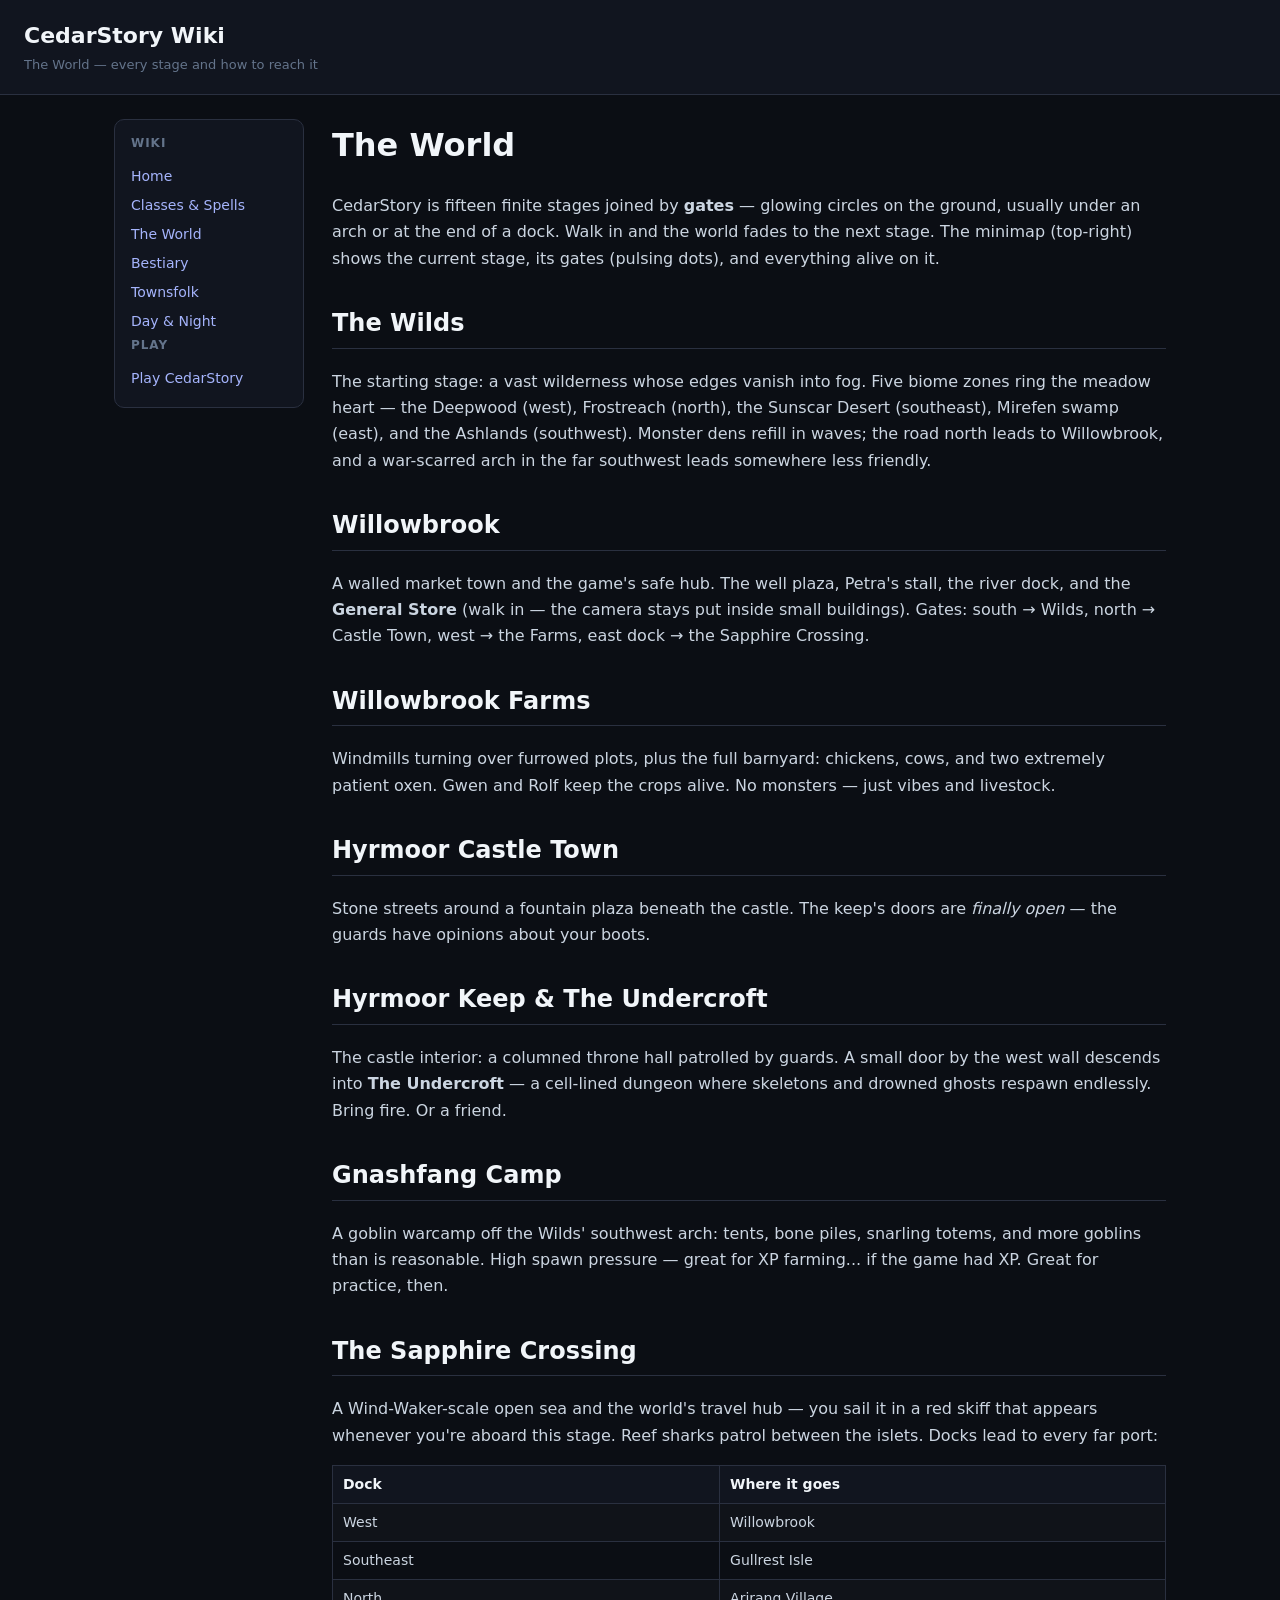
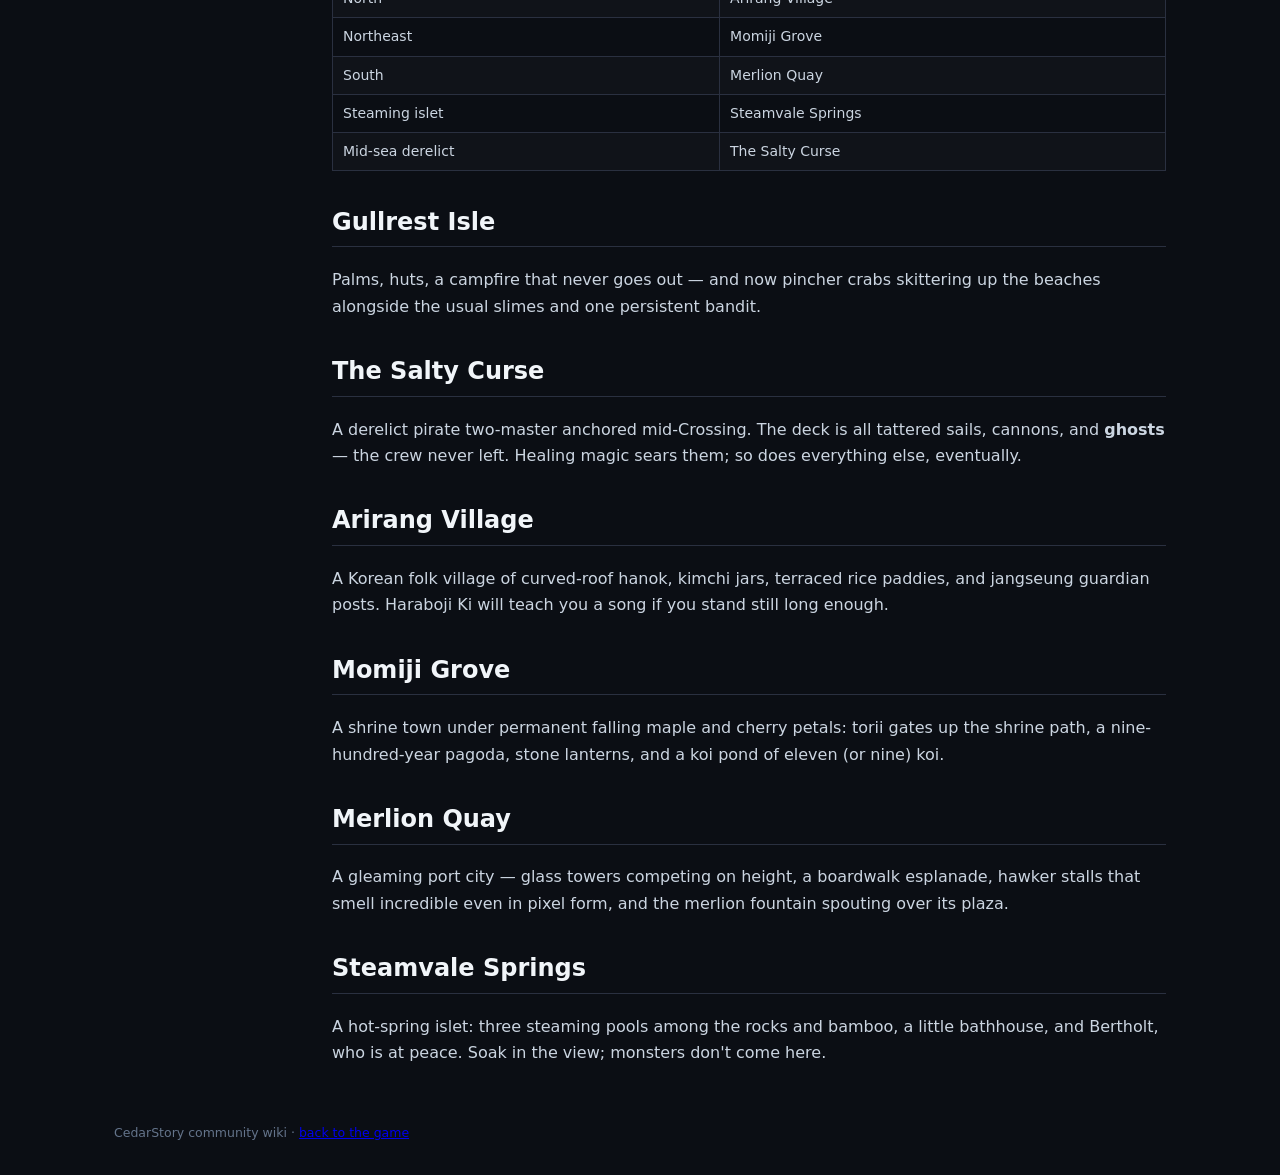
<file: wiki/world.html>
<!DOCTYPE html>
<html lang="en">
<head>
  <meta charset="utf-8">
  <meta name="viewport" content="width=device-width, initial-scale=1">
  <title>The World — CedarStory Wiki</title>
  <link rel="stylesheet" href="wiki.css">
</head>
<body>
  <header>
    <div class="title"><a href="index.html">CedarStory Wiki</a></div>
    <div class="subtitle">The World — every stage and how to reach it</div>
  </header>
  <div class="layout">
    <nav>
      <h3>Wiki</h3>
      <a href="index.html">Home</a>
      <a href="classes.html">Classes &amp; Spells</a>
      <a href="world.html">The World</a>
      <a href="bestiary.html">Bestiary</a>
      <a href="npcs.html">Townsfolk</a>
      <a href="day-night.html">Day &amp; Night</a>
      <h3>Play</h3>
      <a href="../">Play CedarStory</a>
    </nav>
    <main>
      <h1>The World</h1>
      <p>CedarStory is fifteen finite stages joined by <strong>gates</strong> — glowing
      circles on the ground, usually under an arch or at the end of a dock. Walk in and
      the world fades to the next stage. The minimap (top-right) shows the current stage,
      its gates (pulsing dots), and everything alive on it.</p>

      <h2 id="wilds">The Wilds</h2>
      <p>The starting stage: a vast wilderness whose edges vanish into fog. Five biome
      zones ring the meadow heart — the Deepwood (west), Frostreach (north), the Sunscar
      Desert (southeast), Mirefen swamp (east), and the Ashlands (southwest). Monster dens
      refill in waves; the road north leads to Willowbrook, and a war-scarred arch in the
      far southwest leads somewhere less friendly.</p>

      <h2 id="willowbrook">Willowbrook</h2>
      <p>A walled market town and the game's safe hub. The well plaza, Petra's stall, the
      river dock, and the <strong>General Store</strong> (walk in — the camera stays put
      inside small buildings). Gates: south → Wilds, north → Castle Town, west → the Farms,
      east dock → the Sapphire Crossing.</p>

      <h2>Willowbrook Farms</h2>
      <p>Windmills turning over furrowed plots, plus the full barnyard: chickens, cows,
      and two extremely patient oxen. Gwen and Rolf keep the crops alive. No monsters —
      just vibes and livestock.</p>

      <h2>Hyrmoor Castle Town</h2>
      <p>Stone streets around a fountain plaza beneath the castle. The keep's doors are
      <em>finally open</em> — the guards have opinions about your boots.</p>

      <h2>Hyrmoor Keep &amp; The Undercroft</h2>
      <p>The castle interior: a columned throne hall patrolled by guards. A small door by
      the west wall descends into <strong>The Undercroft</strong> — a cell-lined dungeon
      where skeletons and drowned ghosts respawn endlessly. Bring fire. Or a friend.</p>

      <h2>Gnashfang Camp</h2>
      <p>A goblin warcamp off the Wilds' southwest arch: tents, bone piles, snarling
      totems, and more goblins than is reasonable. High spawn pressure — great for XP
      farming... if the game had XP. Great for practice, then.</p>

      <h2 id="crossing">The Sapphire Crossing</h2>
      <p>A Wind-Waker-scale open sea and the world's travel hub — you sail it in a red
      skiff that appears whenever you're aboard this stage. Reef sharks patrol between
      the islets. Docks lead to every far port:</p>
      <table>
        <tr><th>Dock</th><th>Where it goes</th></tr>
        <tr><td>West</td><td>Willowbrook</td></tr>
        <tr><td>Southeast</td><td>Gullrest Isle</td></tr>
        <tr><td>North</td><td>Arirang Village</td></tr>
        <tr><td>Northeast</td><td>Momiji Grove</td></tr>
        <tr><td>South</td><td>Merlion Quay</td></tr>
        <tr><td>Steaming islet</td><td>Steamvale Springs</td></tr>
        <tr><td>Mid-sea derelict</td><td>The Salty Curse</td></tr>
      </table>

      <h2>Gullrest Isle</h2>
      <p>Palms, huts, a campfire that never goes out — and now pincher crabs skittering
      up the beaches alongside the usual slimes and one persistent bandit.</p>

      <h2>The Salty Curse</h2>
      <p>A derelict pirate two-master anchored mid-Crossing. The deck is all tattered
      sails, cannons, and <strong>ghosts</strong> — the crew never left. Healing magic
      sears them; so does everything else, eventually.</p>

      <h2>Arirang Village</h2>
      <p>A Korean folk village of curved-roof hanok, kimchi jars, terraced rice paddies,
      and jangseung guardian posts. Haraboji Ki will teach you a song if you stand still
      long enough.</p>

      <h2>Momiji Grove</h2>
      <p>A shrine town under permanent falling maple and cherry petals: torii gates up
      the shrine path, a nine-hundred-year pagoda, stone lanterns, and a koi pond of
      eleven (or nine) koi.</p>

      <h2>Merlion Quay</h2>
      <p>A gleaming port city — glass towers competing on height, a boardwalk esplanade,
      hawker stalls that smell incredible even in pixel form, and the merlion fountain
      spouting over its plaza.</p>

      <h2>Steamvale Springs</h2>
      <p>A hot-spring islet: three steaming pools among the rocks and bamboo, a little
      bathhouse, and Bertholt, who is at peace. Soak in the view; monsters don't come here.</p>
    </main>
  </div>
  <footer>CedarStory community wiki · <a href="../">back to the game</a></footer>
</body>
</html>
</file>
<file: spellchain/css/style.css>
:root {
  --bg: #0b0e14;
  --panel-bg: rgba(10, 13, 20, 0.72);
  --panel-border: rgba(148, 163, 184, 0.25);
  --text: #cbd5e1;
  --text-bright: #f1f5f9;
  --text-dim: #64748b;
  --heading: #a5b4fc;
  --kbd-bg: #1e293b;
  --kbd-border: #475569;
  --kbd-text: #e2e8f0;
}

* {
  box-sizing: border-box;
}

html,
body {
  margin: 0;
  padding: 0;
  height: 100%;
  overflow: hidden;
  background: var(--bg);
  font-family: "Segoe UI", system-ui, sans-serif;
  user-select: none;
}

canvas {
  display: block;
  cursor: crosshair;
}

/* ---------- controls panel ---------- */
#help {
  position: fixed;
  left: 14px;
  top: 14px;
  padding: 12px 16px;
  color: var(--text);
  font-size: 12.5px;
  line-height: 1.7;
  background: var(--panel-bg);
  border: 1px solid var(--panel-border);
  border-radius: 10px;
  pointer-events: none;
  backdrop-filter: blur(4px);
}

#help.hidden {
  display: none;
}

#help h1 {
  margin: 0 0 6px;
  font-size: 13px;
  font-weight: 700;
  color: var(--heading);
  letter-spacing: 0.08em;
  text-transform: uppercase;
}

#help .controls {
  margin: 0;
  padding: 0;
  list-style: none;
}

#help .label {
  font-weight: 700;
  color: var(--text-bright);
}

#help .sep {
  margin: 0 4px;
  color: var(--text-dim);
}

#help kbd {
  display: inline-block;
  min-width: 16px;
  margin-right: 2px;
  padding: 0 5px;
  text-align: center;
  background: var(--kbd-bg);
  border: 1px solid var(--kbd-border);
  border-radius: 4px;
  color: var(--kbd-text);
  font-family: Consolas, monospace;
  font-size: 11.5px;
}

#help .elements {
  display: flex;
  gap: 6px;
}

#help .element-rows {
  display: flex;
  flex-direction: column;
}

#help .tips {
  color: var(--text-dim);
}

/* ---------- class selection ---------- */
#class-select {
  position: fixed;
  inset: 0;
  display: flex;
  align-items: center;
  justify-content: center;
  background: rgba(5, 7, 12, 0.78);
  backdrop-filter: blur(6px);
  z-index: 10;
}

#class-select.hidden {
  display: none;
}

#class-select .panel {
  max-width: 640px;
  padding: 28px 32px;
  text-align: center;
}

#class-select h2 {
  margin: 0 0 20px;
  color: var(--text-bright);
  font-size: 24px;
  letter-spacing: 0.04em;
}

#class-select .cards {
  display: flex;
  gap: 18px;
  justify-content: center;
}

#class-select .card {
  flex: 1;
  max-width: 280px;
  padding: 20px 18px;
  text-align: left;
  background: var(--panel-bg);
  border: 1px solid var(--panel-border);
  border-radius: 14px;
  color: var(--text);
  font: inherit;
  font-size: 13px;
  line-height: 1.55;
  cursor: pointer;
  transition: transform 0.12s ease, border-color 0.12s ease;
}

#class-select .card:hover,
#class-select .card:focus-visible {
  transform: translateY(-3px);
  border-color: var(--heading);
  outline: none;
}

#class-select .card h3 {
  margin: 0 0 2px;
  font-size: 18px;
  color: var(--text-bright);
}

#class-select .stars {
  margin-bottom: 8px;
  color: #fbbf24;
  letter-spacing: 0.1em;
}

#class-select .stars .dim {
  color: #3f4a5f;
}

#class-select .card p {
  margin: 0 0 12px;
  color: var(--text);
}

#class-select .pick {
  display: inline-block;
  padding: 3px 10px;
  background: var(--kbd-bg);
  border: 1px solid var(--kbd-border);
  border-radius: 6px;
  color: var(--heading);
  font-size: 12px;
  font-weight: 600;
}

#class-select .hint {
  margin: 18px 0 0;
  color: var(--text-dim);
  font-size: 12.5px;
}

#class-select kbd {
  padding: 0 5px;
  background: var(--kbd-bg);
  border: 1px solid var(--kbd-border);
  border-radius: 4px;
  color: var(--kbd-text);
  font-family: Consolas, monospace;
  font-size: 11.5px;
}

#class-select .namerow {
  display: block;
  margin: 0 0 18px;
  color: var(--text);
  font-size: 13px;
}

#class-select .namerow input {
  margin-left: 8px;
  padding: 6px 10px;
  background: var(--kbd-bg);
  border: 1px solid var(--kbd-border);
  border-radius: 6px;
  color: var(--text-bright);
  font: inherit;
  text-align: center;
}

/* ---------- co-op panel ---------- */
#coop {
  position: fixed;
  inset: 0;
  display: flex;
  align-items: center;
  justify-content: center;
  background: rgba(5, 7, 12, 0.78);
  backdrop-filter: blur(6px);
  z-index: 20;
}

#coop.hidden {
  display: none;
}

#coop .panel {
  width: min(480px, 92vw);
  padding: 24px 28px;
  text-align: center;
  background: var(--panel-bg);
  border: 1px solid var(--panel-border);
  border-radius: 14px;
  color: var(--text);
}

#coop h2 {
  margin: 0 0 10px;
  color: var(--text-bright);
}

#coop .tag {
  font-size: 11px;
  color: var(--heading);
  letter-spacing: 0.08em;
  text-transform: uppercase;
  vertical-align: middle;
}

#coop .coop-actions {
  display: flex;
  gap: 10px;
  justify-content: center;
  margin: 12px 0;
}

#coop button {
  padding: 8px 14px;
  background: var(--kbd-bg);
  border: 1px solid var(--kbd-border);
  border-radius: 8px;
  color: var(--text-bright);
  font: inherit;
  font-size: 13px;
  cursor: pointer;
}

#coop button:hover {
  border-color: var(--heading);
}

#coop textarea {
  width: 100%;
  padding: 8px 10px;
  background: var(--kbd-bg);
  border: 1px solid var(--kbd-border);
  border-radius: 8px;
  color: var(--text);
  font-family: Consolas, monospace;
  font-size: 11px;
  resize: none;
}

#coop .hint {
  margin: 8px 0 0;
  color: var(--text-dim);
  font-size: 12.5px;
}

#coop kbd {
  padding: 0 5px;
  background: var(--kbd-bg);
  border: 1px solid var(--kbd-border);
  border-radius: 4px;
  color: var(--kbd-text);
  font-family: Consolas, monospace;
  font-size: 11.5px;
}
</file>
<file: wiki/wiki.css>
:root {
  --bg: #0b0e14;
  --panel: #11151f;
  --border: #2a3040;
  --text: #cbd5e1;
  --bright: #f1f5f9;
  --dim: #64748b;
  --accent: #a5b4fc;
  --gold: #fbbf24;
}

* { box-sizing: border-box; }

body {
  margin: 0;
  background: var(--bg);
  color: var(--text);
  font-family: "Segoe UI", system-ui, sans-serif;
  line-height: 1.65;
}

header {
  padding: 18px 24px;
  background: var(--panel);
  border-bottom: 1px solid var(--border);
}

header .title {
  font-size: 22px;
  font-weight: 700;
  color: var(--bright);
}

header .title a { color: inherit; text-decoration: none; }

header .subtitle { color: var(--dim); font-size: 13px; }

.layout {
  display: flex;
  gap: 28px;
  max-width: 1100px;
  margin: 0 auto;
  padding: 24px;
}

nav {
  flex: 0 0 190px;
  position: sticky;
  top: 24px;
  align-self: flex-start;
  padding: 14px 16px;
  background: var(--panel);
  border: 1px solid var(--border);
  border-radius: 10px;
  font-size: 14px;
}

nav h3 {
  margin: 0 0 8px;
  font-size: 12px;
  color: var(--dim);
  text-transform: uppercase;
  letter-spacing: 0.08em;
}

nav a {
  display: block;
  padding: 3px 0;
  color: var(--accent);
  text-decoration: none;
}

nav a:hover { color: var(--bright); }

main { flex: 1; min-width: 0; }

main h1 { color: var(--bright); margin-top: 0; }
main h2 {
  color: var(--bright);
  border-bottom: 1px solid var(--border);
  padding-bottom: 4px;
  margin-top: 32px;
}
main h3 { color: var(--accent); }

main a { color: var(--accent); }

table {
  width: 100%;
  border-collapse: collapse;
  font-size: 14px;
  margin: 12px 0;
}

th, td {
  padding: 7px 10px;
  border: 1px solid var(--border);
  text-align: left;
  vertical-align: top;
}

th { background: var(--panel); color: var(--bright); }

tr:nth-child(even) td { background: rgba(255, 255, 255, 0.02); }

.infobox {
  float: right;
  width: 240px;
  margin: 0 0 16px 20px;
  padding: 12px 14px;
  background: var(--panel);
  border: 1px solid var(--border);
  border-radius: 10px;
  font-size: 13px;
}

.infobox h4 { margin: 0 0 6px; color: var(--gold); }

.tip {
  padding: 10px 14px;
  margin: 14px 0;
  background: rgba(165, 180, 252, 0.08);
  border-left: 3px solid var(--accent);
  border-radius: 0 8px 8px 0;
  font-size: 14px;
}

kbd {
  padding: 0 5px;
  background: #1e293b;
  border: 1px solid #475569;
  border-radius: 4px;
  font-family: Consolas, monospace;
  font-size: 12px;
  color: #e2e8f0;
}

footer {
  max-width: 1100px;
  margin: 0 auto;
  padding: 16px 24px 32px;
  color: var(--dim);
  font-size: 12.5px;
}

@media (max-width: 760px) {
  .layout { flex-direction: column; }
  nav { position: static; flex-basis: auto; }
  .infobox { float: none; width: 100%; margin: 0 0 16px; }
}
</file>
